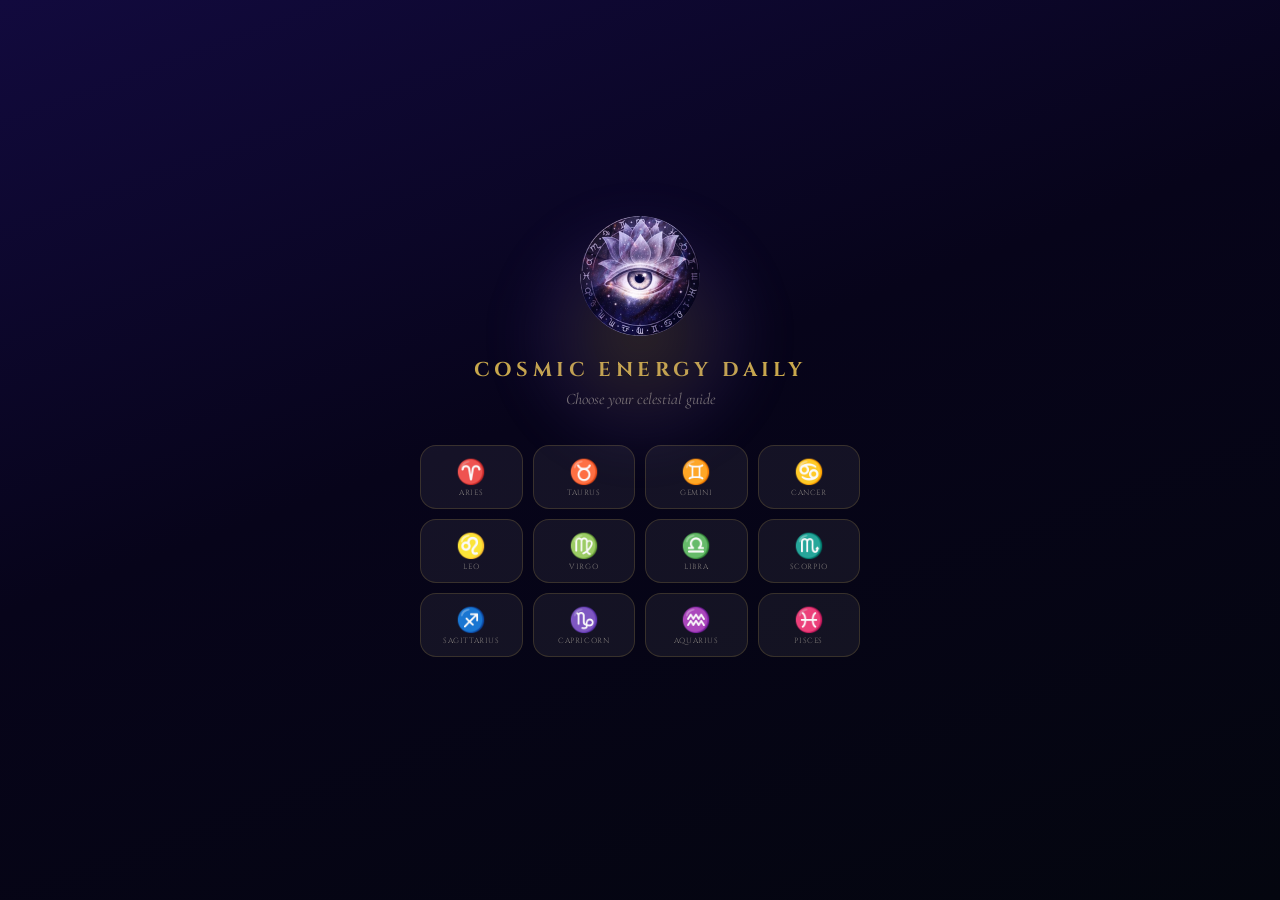
<file: index.html>
<!DOCTYPE html>
<html lang="en">
<head>
  <meta charset="UTF-8">
  <meta name="viewport" content="width=device-width, initial-scale=1.0, viewport-fit=cover">
  <title>Cosmic Energy Daily — Your Daily Horoscope</title>
  <meta name="description" content="Daily horoscope readings for all 12 zodiac signs. Mystical, cinematic, and grounded in celestial truth.">
  <meta name="theme-color" content="#04060F">
  <meta name="apple-mobile-web-app-capable" content="yes">
  <meta name="apple-mobile-web-app-status-bar-style" content="black-translucent">
  <meta name="apple-mobile-web-app-title" content="Cosmic Energy">
  <link href="https://fonts.googleapis.com/css2?family=Cinzel:wght@400;600;700&family=Cormorant+Garamond:ital,wght@0,300;0,400;1,300&display=swap" rel="stylesheet">
  <link rel="icon" type="image/x-icon" href="assets/favicon.ico">
  <link rel="icon" type="image/png" sizes="32x32" href="assets/favicon-32x32.png">
  <link rel="apple-touch-icon" sizes="180x180" href="assets/apple-touch-icon.png">
  <link rel="manifest" href="assets/site.webmanifest">
  <link rel="stylesheet" href="assets/css/main.css">
  <link rel="stylesheet" href="assets/css/app.css">
  <script>if('serviceWorker' in navigator) navigator.serviceWorker.register('/sw.js').catch(()=>{});</script>
</head>
<body>
<canvas id="stars"></canvas>

<!-- ══ ONBOARDING (shown if no sign set) ══ -->
<div id="onboarding-screen" class="onboarding-screen" style="display:none">
  <div class="ob-inner">
    <div class="ob-glow"></div>
    <img src="assets/apple-touch-icon.png" class="ob-logo" alt="Cosmic Energy Daily">
    <div class="ob-title">Cosmic Energy Daily</div>
    <div class="ob-sub">Choose your celestial guide</div>
    <div class="sign-grid" id="sign-grid-onboarding"></div>
  </div>
</div>

<!-- ══ MAIN APP ══ -->
<div id="app-shell" style="display:none">

  <!-- MOBILE BOTTOM NAV -->
  <nav class="bottom-nav" id="bottom-nav">
    <span class="nav-handle" id="nav-handle" onclick="toggleNav()">✦</span>
    <button class="nav-btn active" data-screen="home"     onclick="showScreen('home')">    <span class="nav-icon">☽</span><span class="nav-label">Today</span>    <span class="nav-dot"></span></button>
    <button class="nav-btn"        data-screen="discover" onclick="showScreen('discover')"><span class="nav-icon">✦</span><span class="nav-label">Discover</span> <span class="nav-dot"></span></button>
    <button class="nav-btn"        data-screen="moon"     onclick="showScreen('moon')">    <span class="nav-icon" id="tab-moon-icon">🌗</span><span class="nav-label">Moon</span><span class="nav-dot"></span></button>
    <button class="nav-btn"        data-screen="saved"    onclick="showScreen('saved')">   <span class="nav-icon">♡</span><span class="nav-label">Saved</span>    <span class="nav-dot"></span></button>
    <button class="nav-btn"        data-screen="profile"  onclick="showScreen('profile')"> <span class="nav-icon">◯</span><span class="nav-label">You</span>      <span class="nav-dot"></span></button>
  </nav>

  <!-- DESKTOP SIDEBAR -->
  <aside class="sidebar">
    <div class="sidebar-logo">
      <svg class="logo-eye" viewBox="0 0 52 52" xmlns="http://www.w3.org/2000/svg">
        <defs><radialGradient id="sg" cx="50%" cy="50%" r="50%"><stop offset="0%" stop-color="#6B7FD4" stop-opacity="0.9"/><stop offset="100%" stop-color="#C9A84C" stop-opacity="0.6"/></radialGradient></defs>
        <g fill="none" stroke="url(#sg)" stroke-width="0.8" opacity="0.9">
          <circle cx="26" cy="26" r="8"/><circle cx="26" cy="18" r="8"/><circle cx="26" cy="34" r="8"/>
          <circle cx="33" cy="22" r="8"/><circle cx="33" cy="30" r="8"/><circle cx="19" cy="22" r="8"/>
          <circle cx="19" cy="30" r="8"/><circle cx="26" cy="26" r="16" stroke-opacity="0.3"/>
        </g>
      </svg>
      <div><div class="sidebar-title">Cosmic Energy</div><div class="sidebar-sub">Daily</div></div>
    </div>
    <nav class="sidebar-nav">
      <button class="snav-btn active" data-screen="home"     onclick="showScreen('home')">    <span>☽</span> Today's Reading</button>
      <button class="snav-btn"        data-screen="discover" onclick="showScreen('discover')"><span>✦</span> Discover</button>
      <button class="snav-btn"        data-screen="moon"     onclick="showScreen('moon')">    <span>🌗</span> Moon Calendar</button>
      <button class="snav-btn"        data-screen="saved"    onclick="showScreen('saved')">   <span>♡</span> Saved Readings</button>
      <button class="snav-btn"        data-screen="profile"  onclick="showScreen('profile')"> <span>◯</span> Profile</button>
    </nav>
    <div class="sidebar-footer"><div class="moon-badge" id="sidebar-moon">🌗 Loading…</div></div>
  </aside>

  <!-- MAIN CONTENT -->
  <main class="app-main">

    <!-- ══ HOME ══ -->
    <section class="screen active" id="screen-home">
      <header class="app-header">
        <div>
          <div class="date-pill" id="date-pill">—</div>
          <h1 class="header-title">Today's Reading</h1>
        </div>
        <div class="moon-chip" id="moon-chip">🌗</div>
      </header>

      <!-- Empty state -->
      <div id="home-empty" class="home-empty">
        <div class="empty-glow"></div>
        <img src="assets/apple-touch-icon.png" class="hero-logo" alt="Cosmic Energy Daily">
        <h2 class="empty-heading">Select Your Sign</h2>
        <p class="empty-sub">Choose your zodiac sign to reveal today's cosmic reading</p>
        <div class="sign-grid" id="sign-grid-home"></div>
      </div>

      <!-- Reading state -->
      <div id="home-reading" style="display:none">

        <!-- Hero glyph -->
        <div class="sign-hero">
          <div class="sign-hero-glow"></div>
          <div class="hero-symbol" id="r-hero-symbol">♈</div>
          <div class="hero-name"  id="r-name">Aries</div>
          <div class="hero-dates" id="r-dates">Mar 21–Apr 19</div>
          <div class="hero-badges" id="r-badges"></div>
        </div>

        <!-- Reading card -->
        <div class="reading-card glass">
          <div class="card-label">Today's Reading</div>
          <p class="reading-text" id="r-desc"></p>

          <!-- Energy bars -->
          <div class="energy-bars">
            <div class="energy-row"><span class="energy-label">Love</span>   <div class="bar-track"><div class="bar-fill" id="bar-love"></div></div>   <span class="bar-pct" id="bar-pct-love"></span></div>
            <div class="energy-row"><span class="energy-label">Career</span> <div class="bar-track"><div class="bar-fill" id="bar-career"></div></div> <span class="bar-pct" id="bar-pct-career"></span></div>
            <div class="energy-row"><span class="energy-label">Health</span> <div class="bar-track"><div class="bar-fill" id="bar-health"></div></div> <span class="bar-pct" id="bar-pct-health"></span></div>
            <div class="energy-row"><span class="energy-label">Spirit</span> <div class="bar-track"><div class="bar-fill" id="bar-spirit"></div></div> <span class="bar-pct" id="bar-pct-spirit"></span></div>
          </div>

          <button class="gold-btn" onclick="openVideo()">▶&nbsp; Watch Today's Reading</button>
        </div>

        <!-- Video embed -->
        <div class="video-wrap glass" id="video-wrap" style="display:none">
          <div class="video-frame" id="video-frame"></div>
        </div>

        <!-- Ruler / Element / Nature stat row -->
        <div class="stat-row glass">
          <div class="stat-cell"><div class="stat-label">Ruler</div>  <div class="stat-value" id="stat-ruler"></div></div>
          <div class="stat-divider"></div>
          <div class="stat-cell"><div class="stat-label">Element</div><div class="stat-value" id="stat-element"></div></div>
          <div class="stat-divider"></div>
          <div class="stat-cell"><div class="stat-label">Nature</div> <div class="stat-value" id="stat-nature"></div></div>
        </div>

        <!-- Bookmark + Change sign -->
        <div class="reading-actions">
          <button class="heart-btn-large" id="bookmark-btn" onclick="toggleBookmark()">♡</button>
          <button class="change-sign-btn" onclick="changeSign()">↩ Change Sign</button>
        </div>

      </div><!-- /home-reading -->
    </section>

    <!-- ══ DISCOVER ══ -->
    <section class="screen" id="screen-discover">
      <header class="app-header">
        <h1 class="header-title">Discover</h1>
      </header>
      <div class="filter-row">
        <button class="filter-pill active" onclick="filterDiscover('All',this)"   style="border-color:#C9A84C;color:#C9A84C;background:rgba(201,168,76,0.1)">All</button>
        <button class="filter-pill" onclick="filterDiscover('Fire',this)">🔥 Fire</button>
        <button class="filter-pill" onclick="filterDiscover('Earth',this)">🌿 Earth</button>
        <button class="filter-pill" onclick="filterDiscover('Air',this)">💨 Air</button>
        <button class="filter-pill" onclick="filterDiscover('Water',this)">💧 Water</button>
      </div>
      <div id="discover-list" class="discover-list"></div>
    </section>

    <!-- ══ MOON ══ -->
    <section class="screen" id="screen-moon">
      <header class="app-header">
        <h1 class="header-title">Moon</h1>
        <div class="moon-chip" id="moon-phase-display">🌗</div>
      </header>

      <!-- Moon hero -->
      <div class="moon-hero glass">
        <div class="moon-orb" id="moon-orb">🌗</div>
        <div>
          <div class="moon-name" id="moon-name">Loading…</div>
          <div class="moon-desc" id="moon-desc"></div>
        </div>
      </div>

      <!-- Month nav -->
      <div class="month-nav">
        <button class="month-arrow" onclick="prevMonth()">‹</button>
        <span class="month-label" id="moon-month-label">April 2026</span>
        <button class="month-arrow" onclick="nextMonth()">›</button>
      </div>

      <!-- Calendar + legend injected here -->
      <div id="moon-calendar"></div>
    </section>

    <!-- ══ SAVED ══ -->
    <section class="screen" id="screen-saved">
      <header class="app-header">
        <h1 class="header-title">Saved</h1>
      </header>
      <div id="saved-list"></div>
    </section>

    <!-- ══ PROFILE ══ -->
    <section class="screen" id="screen-profile">
      <header class="app-header">
        <h1 class="header-title">Profile</h1>
      </header>

      <!-- Profile card -->
      <div class="profile-card glass">
        <div class="profile-avatar" id="profile-avatar">✦</div>
        <div class="profile-sign-name"  id="profile-sign-name">Set your sign</div>
        <div class="profile-sign-dates" id="profile-sign-dates"></div>
      </div>

      <!-- Settings -->
      <div class="settings-card glass">
        <div class="settings-row">
          <span>My Sign</span>
          <select id="profile-sign-select" onchange="setProfileSign(this.value)"><option value="">Choose sign</option></select>
        </div>
        <div class="settings-row">
          <span>Push Notifications</span>
          <span class="settings-detail">Daily 9:00 AM ›</span>
        </div>
        <div class="settings-row">
          <span>Dark Mode</span>
          <label class="toggle"><input type="checkbox" checked id="dark-toggle"><span class="slider"></span></label>
        </div>
      </div>

      <div class="settings-card glass">
        <div class="settings-row"><span>Newsletter</span>        <span class="settings-detail">Weekly ›</span></div>
        <div class="settings-row"><span>Cosmic Circle</span>     <span class="settings-detail">Free ›</span></div>
        <div class="settings-row last"><span>Privacy Policy</span><span class="settings-detail">›</span></div>
      </div>

      <!-- Newsletter -->
      <div class="nl-card glass">
        <div class="nl-eyebrow">✦ &nbsp;Cosmic Circle&nbsp; ✦</div>
        <h3 class="nl-title">Join the Cosmic Circle</h3>
        <p class="nl-sub">Weekly readings, lunar alerts & cosmic insights — delivered to you.</p>

        <div id="nl-form-wrap">
          <div class="nl-form">
            <input type="email" id="nl-email" placeholder="your@email.com" class="nl-input">
            <select id="nl-sign" class="nl-input">
              <option value="">Your sign</option>
              <option>Aries</option><option>Taurus</option><option>Gemini</option>
              <option>Cancer</option><option>Leo</option><option>Virgo</option>
              <option>Libra</option><option>Scorpio</option><option>Sagittarius</option>
              <option>Capricorn</option><option>Aquarius</option><option>Pisces</option>
            </select>
            <label class="nl-agree"><input type="checkbox" id="nl-agree"> I agree to the <a href="/privacy.html" target="_blank">privacy policy</a></label>
            <button class="gold-btn" onclick="submitNewsletter()">Subscribe to the Cosmic Circle</button>
            <p id="nl-msg" class="nl-msg"></p>
          </div>
        </div>

        <div id="nl-success" class="nl-success" style="display:none">
          <div style="font-size:2rem;margin-bottom:12px">✦</div>
          <div class="nl-success-title">Welcome to the Circle</div>
          <p class="nl-success-sub">The stars will guide your inbox.</p>
        </div>
      </div>

      <footer class="app-footer">© 2026 Cosmic Energy Daily · Guided by the stars, grounded in truth</footer>
    </section>

  </main>
</div><!-- /app-shell -->

<script src="assets/js/data.js"></script>
<script src="assets/js/stars.js"></script>
<script src="assets/js/app-ui.js"></script>
<script>
  // Show onboarding or app based on stored sign
  document.addEventListener('DOMContentLoaded', () => {
    const stored = localStorage.getItem('ced_sign');
    if (stored === null) {
      document.getElementById('onboarding-screen').style.display = 'flex';
    } else {
      document.getElementById('app-shell').style.display = 'block';
    }
  });
  // Called from app-ui selectSign after onboarding
  const _origSelect = window.selectSign;
  // Override selectSign to handle onboarding → app transition
  document.addEventListener('DOMContentLoaded', () => {
    const origSelect = selectSign;
    window.selectSign = function(idx) {
      document.getElementById('onboarding-screen').style.display = 'none';
      document.getElementById('app-shell').style.display = 'block';
      origSelect(idx);
    };
  });
</script>
</body>
</html>
</file>
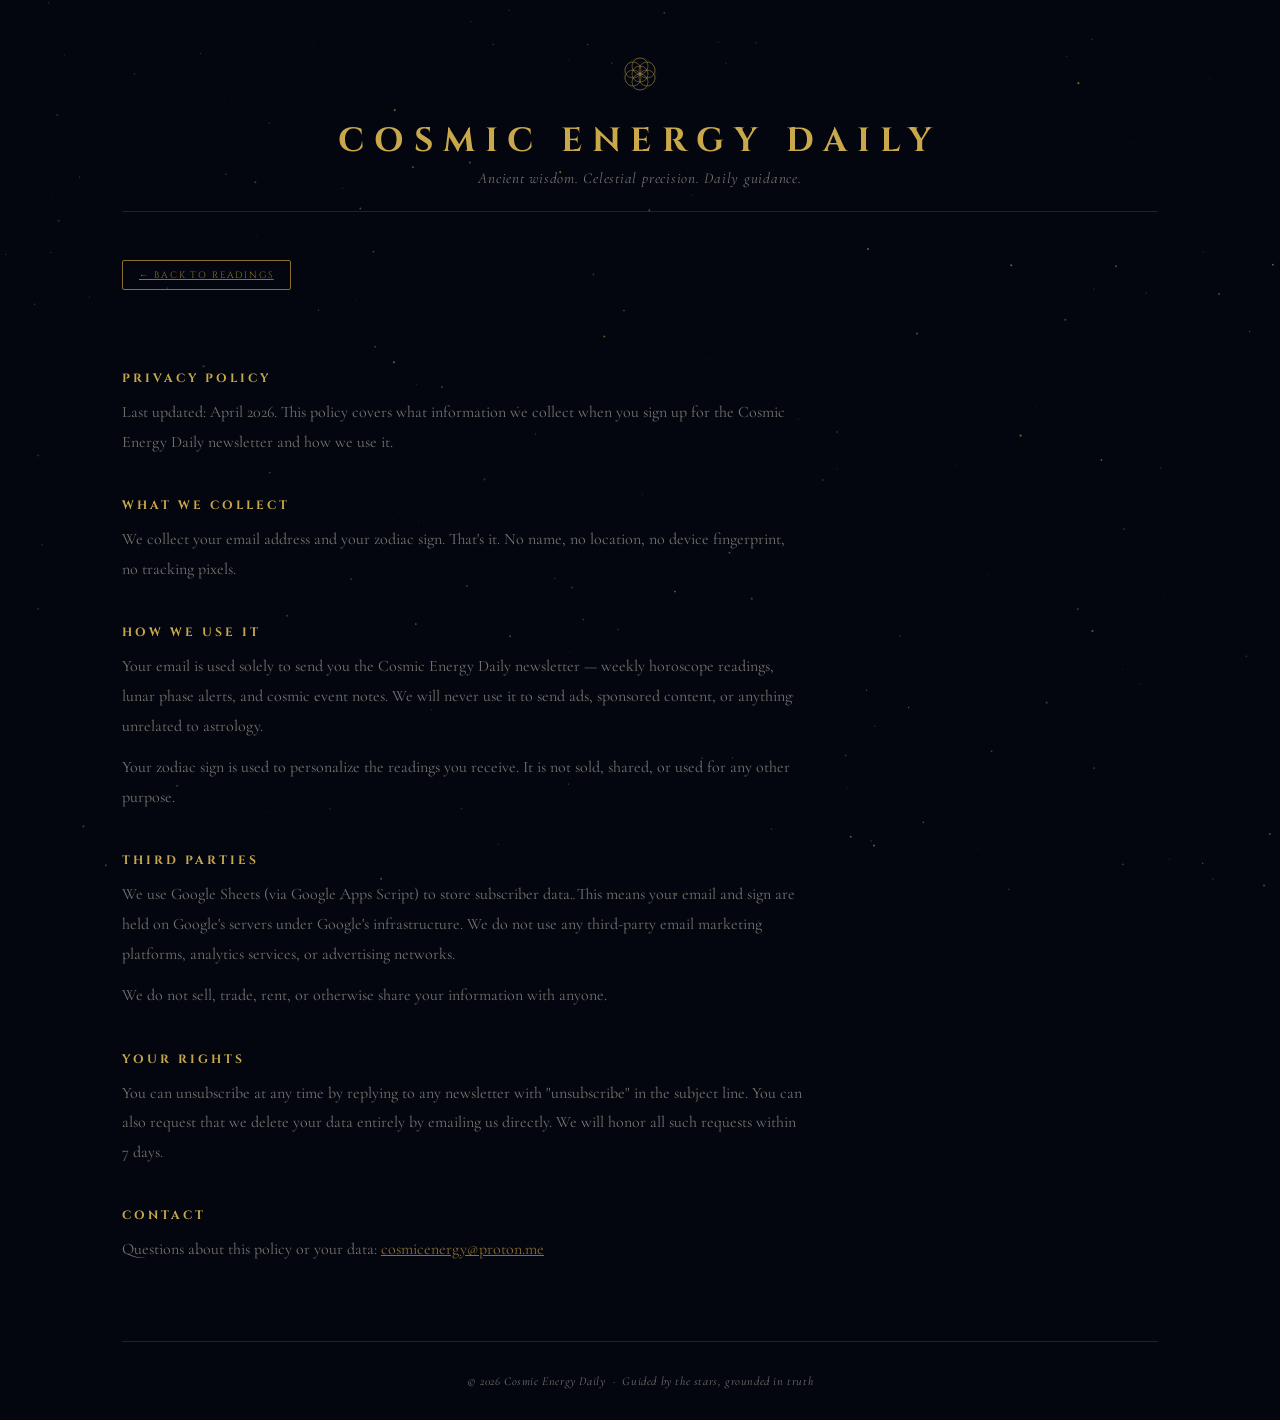
<file: privacy.html>
<!DOCTYPE html>
<html lang="en">
<head>
<meta charset="UTF-8">
<meta name="viewport" content="width=device-width, initial-scale=1.0">
<title>Privacy Policy — Cosmic Energy Daily</title>
<meta name="description" content="Privacy policy for Cosmic Energy Daily newsletter and website.">
<link href="https://fonts.googleapis.com/css2?family=Cinzel:wght@400;600;700&family=Cormorant+Garamond:ital,wght@0,300;0,400;1,300&display=swap" rel="stylesheet">
<link rel="icon" type="image/x-icon" href="assets/favicon.ico">
<link rel="icon" type="image/png" sizes="32x32" href="assets/favicon-32x32.png">
<link rel="icon" type="image/png" sizes="16x16" href="assets/favicon-16x16.png">
<link rel="apple-touch-icon" sizes="180x180" href="assets/apple-touch-icon.png">
<link rel="icon" type="image/png" sizes="192x192" href="assets/favicon-192x192.png">
<link rel="manifest" href="assets/site.webmanifest">
<link rel="stylesheet" href="assets/css/main.css">
<link rel="stylesheet" href="assets/css/layout.css">
<style>
.privacy-body{padding:3rem 0 4rem;max-width:680px}
.privacy-body h2{font-family:'Cinzel',serif;font-size:.75rem;letter-spacing:.25em;text-transform:uppercase;color:var(--gold);margin:2.5rem 0 .75rem}
.privacy-body h2:first-child{margin-top:0}
.privacy-body p{font-size:1rem;line-height:1.85;color:var(--text-dim);margin-bottom:.75rem}
.privacy-body a{color:var(--gold-dim);text-decoration:underline}
.privacy-body a:hover{color:var(--gold)}
.back-link{display:inline-flex;align-items:center;gap:.4rem;font-family:'Cinzel',serif;font-size:.58rem;letter-spacing:.2em;text-transform:uppercase;color:var(--gold);text-decoration:none;border:1px solid var(--gold-dim);padding:.5rem 1rem;border-radius:2px;margin-bottom:2.5rem;transition:all .2s}
.back-link:hover{background:var(--gold-glow);border-color:var(--gold)}
</style>
</head>
<body>

<canvas id="stars"></canvas>

<div class="wrap">
  <header>
    <svg class="logo-sol" viewBox="0 0 52 52" xmlns="http://www.w3.org/2000/svg">
      <defs>
        <radialGradient id="sg" cx="50%" cy="50%" r="50%">
          <stop offset="0%" stop-color="#6B7FD4" stop-opacity="0.9"/>
          <stop offset="100%" stop-color="#C9A84C" stop-opacity="0.6"/>
        </radialGradient>
      </defs>
      <g fill="none" stroke="url(#sg)" stroke-width="0.8" opacity="0.9">
        <circle cx="26" cy="26" r="8"/>
        <circle cx="26" cy="18" r="8"/>
        <circle cx="26" cy="34" r="8"/>
        <circle cx="33" cy="22" r="8"/>
        <circle cx="33" cy="30" r="8"/>
        <circle cx="19" cy="22" r="8"/>
        <circle cx="19" cy="30" r="8"/>
        <circle cx="26" cy="26" r="16" stroke-opacity="0.3"/>
      </g>
    </svg>
    <h1>Cosmic Energy Daily</h1>
    <p class="tagline">Ancient wisdom. Celestial precision. Daily guidance.</p>
  </header>

  <div class="privacy-body">
    <a class="back-link" href="/">&#x2190; Back to readings</a>

    <h2>Privacy Policy</h2>
    <p>Last updated: April 2026. This policy covers what information we collect when you sign up for the Cosmic Energy Daily newsletter and how we use it.</p>

    <h2>What we collect</h2>
    <p>We collect your email address and your zodiac sign. That's it. No name, no location, no device fingerprint, no tracking pixels.</p>

    <h2>How we use it</h2>
    <p>Your email is used solely to send you the Cosmic Energy Daily newsletter — weekly horoscope readings, lunar phase alerts, and cosmic event notes. We will never use it to send ads, sponsored content, or anything unrelated to astrology.</p>
    <p>Your zodiac sign is used to personalize the readings you receive. It is not sold, shared, or used for any other purpose.</p>

    <h2>Third parties</h2>
    <p>We use Google Sheets (via Google Apps Script) to store subscriber data. This means your email and sign are held on Google's servers under Google's infrastructure. We do not use any third-party email marketing platforms, analytics services, or advertising networks.</p>
    <p>We do not sell, trade, rent, or otherwise share your information with anyone.</p>

    <h2>Your rights</h2>
    <p>You can unsubscribe at any time by replying to any newsletter with "unsubscribe" in the subject line. You can also request that we delete your data entirely by emailing us directly. We will honor all such requests within 7 days.</p>

    <h2>Contact</h2>
    <p>Questions about this policy or your data: <a href="mailto:cosmicenergy@proton.me">cosmicenergy@proton.me</a></p>
  </div>

  <footer>© 2026 Cosmic Energy Daily &nbsp;·&nbsp; Guided by the stars, grounded in truth</footer>
</div>

<script src="assets/js/stars.js"></script>
</body>
</html>
</file>
<file: assets/css/main.css>
*{margin:0;padding:0;box-sizing:border-box}
:root{
  --gold:#C9A84C;--gold-dim:#8A6F2E;--gold-glow:rgba(201,168,76,0.12);
  --deep:#04060F;--deep2:#080C1A;--surface:rgba(255,255,255,0.03);
  --border:rgba(201,168,76,0.18);--text:#E8E0CC;--text-dim:rgba(232,224,204,0.5);
}
body{background:var(--deep);color:var(--text);font-family:'Cormorant Garamond',Georgia,serif;min-height:100vh;overflow-x:hidden}
canvas#stars{position:fixed;top:0;left:0;width:100%;height:100%;pointer-events:none;z-index:0}
</file>
<file: assets/css/app.css>
/* ═══════════════════════════════════════════════════
   COSMIC ENERGY DAILY — app.css v2 (full app parity)
   Save to: assets/css/app.css
   ═══════════════════════════════════════════════════ */
:root {
  --bg:      #04060F;
  --bg-grad: linear-gradient(160deg,#120A3E 0%,#07041A 45%,#04060F 100%);
  --surface: rgba(255,255,255,0.06);
  --border:  rgba(201,168,76,0.2);
  --gold:    #C9A84C;
  --gDim:    rgba(201,168,76,0.35);
  --gGlow:   rgba(201,168,76,0.15);
  --text:    #E8E0CC;
  --dim:     rgba(232,224,204,0.5);
  --nav-h:   82px;
  --side-w:  240px;
  --r:       20px;
  --r-sm:    12px;
}
*,*::before,*::after{box-sizing:border-box;margin:0;padding:0}
html{scroll-behavior:smooth}
body{
  background:var(--bg-grad);
  color:var(--text);
  font-family:'Cormorant Garamond',Georgia,serif;
  min-height:100vh;
  overflow-x:hidden;
  -webkit-font-smoothing:antialiased;
}
#stars{position:fixed;inset:0;pointer-events:none;z-index:0}
.glass{
  background:var(--surface);
  border:1px solid var(--border);
  backdrop-filter:blur(24px);
  -webkit-backdrop-filter:blur(24px);
  border-radius:var(--r);
}
button{cursor:pointer}

/* ══════════════════════════════════════════════════════
   ONBOARDING
══════════════════════════════════════════════════════ */
.onboarding-screen{
  position:fixed;inset:0;z-index:200;
  display:flex;align-items:center;justify-content:center;
  background:var(--bg-grad);
  overflow-y:auto;
}
.ob-inner{
  display:flex;flex-direction:column;align-items:center;
  padding:72px 20px 100px;width:100%;max-width:480px;
  position:relative;
}
.ob-glow{
  position:absolute;top:10%;left:50%;transform:translateX(-50%);
  width:260px;height:260px;border-radius:50%;
  background:radial-gradient(circle,rgba(201,168,76,0.2) 0%,rgba(107,79,191,0.1) 50%,transparent 70%);
  filter:blur(20px);pointer-events:none;
}
.ob-logo{width:120px;height:120px;border-radius:50%;margin-bottom:20px;position:relative}
@keyframes spin{to{transform:rotate(360deg)}}
.ob-title{
  font-family:'Cinzel',serif;font-size:20px;font-weight:700;
  letter-spacing:.22em;color:var(--gold);text-transform:uppercase;
  text-align:center;margin-bottom:6px;
}
.ob-sub{font-family:'Cormorant Garamond',serif;font-size:16px;color:var(--dim);font-style:italic;margin-bottom:36px;text-align:center}

/* ══════════════════════════════════════════════════════
   LAYOUT
══════════════════════════════════════════════════════ */
.sidebar{display:none}
.app-main{position:relative;z-index:1;min-height:100vh;padding-bottom:calc(var(--nav-h)+80px)}
.screen{display:none;padding:0 16px 32px;animation:fadeUp .3s ease}
.screen.active{display:block}
@keyframes fadeUp{from{opacity:0;transform:translateY(12px)}to{opacity:1;transform:translateY(0)}}

@media(min-width:768px){
  .bottom-nav{display:none}
  .sidebar{
    display:flex;flex-direction:column;
    position:fixed;left:0;top:0;bottom:0;width:var(--side-w);
    background:rgba(4,6,15,.88);border-right:1px solid var(--border);
    backdrop-filter:blur(24px);z-index:100;padding:32px 20px;gap:32px;
  }
  .app-main{margin-left:var(--side-w);padding-bottom:40px}
  .screen{padding:0 40px 40px;max-width:820px}
}

/* ══════════════════════════════════════════════════════
   BOTTOM NAV — glyph icons + active dot (matches app)
══════════════════════════════════════════════════════ */
.bottom-nav{
  position:fixed;bottom:0;left:0;right:0;height:var(--nav-h);
  background:rgba(4,6,15,.88);border-top:0.5px solid var(--border);
  backdrop-filter:blur(24px);
  display:flex;align-items:flex-start;justify-content:space-around;
  z-index:200;padding:10px 0 0;
  padding-bottom:env(safe-area-inset-bottom);
}
.nav-btn{
  display:flex;flex-direction:column;align-items:center;gap:3px;
  background:none;border:none;color:var(--dim);
  font-family:'Cinzel',serif;padding:4px 10px;border-radius:8px;
  transition:color .2s;position:relative;
}
.nav-icon{font-size:19px;line-height:1}
.nav-label{font-size:8.5px;letter-spacing:.08em;text-transform:uppercase}
.nav-dot{width:4px;height:4px;border-radius:2px;background:var(--gold);margin-top:1px;opacity:0;transition:opacity .2s}
.nav-btn.active{color:var(--gold)}
.nav-btn.active .nav-dot{opacity:1}

/* ══════════════════════════════════════════════════════
   BOTTOM NAV — COLLAPSIBLE HANDLE
══════════════════════════════════════════════════════ */
.nav-handle{
  position:absolute;top:-20px;left:50%;transform:translateX(-50%);
  width:40px;height:20px;display:flex;align-items:center;justify-content:center;
  cursor:pointer;user-select:none;
  color:var(--gold);font-family:'Cinzel',serif;font-size:14px;
  background:rgba(4,6,15,.88);border:0.5px solid var(--border);
  border-radius:8px 8px 0 0;border-bottom:none;
  line-height:1;
}
.bottom-nav{transition:height .3s ease}
.bottom-nav.collapsed{height:28px;overflow:hidden;padding:0;align-items:center;justify-content:center}
.bottom-nav.collapsed .nav-btn{display:none}
.bottom-nav.collapsed .nav-handle{top:-1px;position:static;transform:none;border-radius:0;border:none;background:transparent;width:auto;height:auto}

/* ══════════════════════════════════════════════════════
   SIDEBAR (desktop)
══════════════════════════════════════════════════════ */
.sidebar-logo{display:flex;align-items:center;gap:12px}
.logo-eye{width:40px;height:40px;flex-shrink:0}
.sidebar-title{font-family:'Cinzel',serif;font-size:.85rem;letter-spacing:.1em;color:var(--gold)}
.sidebar-sub{font-size:.7rem;color:var(--dim);letter-spacing:.15em;text-transform:uppercase}
.sidebar-nav{display:flex;flex-direction:column;gap:4px;flex:1}
.snav-btn{
  display:flex;align-items:center;gap:10px;background:none;border:none;
  color:var(--dim);font-family:'Cinzel',serif;font-size:.72rem;letter-spacing:.06em;
  cursor:pointer;padding:10px 14px;border-radius:var(--r-sm);transition:all .2s;
  text-align:left;width:100%;
}
.snav-btn.active{color:var(--gold);background:var(--gGlow)}
.snav-btn:hover{color:var(--text);background:rgba(255,255,255,.04)}
.sidebar-footer{margin-top:auto}
.moon-badge{font-family:'Cinzel',serif;font-size:.7rem;color:var(--dim);letter-spacing:.08em}

/* ══════════════════════════════════════════════════════
   APP HEADER
══════════════════════════════════════════════════════ */
.app-header{
  display:flex;align-items:flex-start;justify-content:space-between;
  padding:20px 0 16px;gap:12px;
}
.header-title{font-family:'Cinzel',serif;font-size:1.5rem;font-weight:600;letter-spacing:.05em}
.date-pill{font-family:'Cinzel',serif;font-size:.65rem;letter-spacing:.12em;color:var(--gold);text-transform:uppercase;margin-bottom:4px}
.moon-chip{font-size:1.4rem;flex-shrink:0;margin-top:4px}
.filter-row{display:flex;gap:8px;flex-wrap:nowrap;overflow-x:auto;padding-bottom:12px;-webkit-overflow-scrolling:touch}

/* ══════════════════════════════════════════════════════
   SIGN GRID (Onboarding + Home)
══════════════════════════════════════════════════════ */
.sign-grid{display:grid;grid-template-columns:repeat(4,1fr);gap:10px;width:100%}
.sign-tile{
  display:flex;flex-direction:column;align-items:center;
  padding:14px 4px 10px;border-radius:16px;cursor:pointer;
  border:1px solid var(--border);background:var(--surface);
  transition:all .2s;
}
.sign-tile:hover,.sign-tile:active{background:rgba(201,168,76,.12);border-color:var(--gold);box-shadow:0 0 22px rgba(201,168,76,.18)}
.sign-tile .symbol{font-size:24px;margin-bottom:5px;line-height:1}
.sign-tile .label{font-family:'Cinzel',serif;font-size:7.5px;letter-spacing:.08em;text-transform:uppercase;color:var(--dim);text-align:center;line-height:1.2}

/* ══════════════════════════════════════════════════════
   HOME — EMPTY STATE
══════════════════════════════════════════════════════ */
.home-empty{
  display:flex;flex-direction:column;align-items:center;
  padding:20px 0 40px;position:relative;
}
.empty-glow{
  position:absolute;top:0;left:50%;transform:translateX(-50%);
  width:280px;height:280px;border-radius:50%;
  background:radial-gradient(circle,rgba(201,168,76,.08) 0%,transparent 70%);
  pointer-events:none;
}
.hero-logo{width:100px;height:100px;border-radius:50%;margin-bottom:20px;position:relative}
.empty-heading{font-family:'Cinzel',serif;font-size:1.3rem;letter-spacing:.08em;margin-bottom:8px}
.empty-sub{font-size:1rem;color:var(--dim);text-align:center;margin-bottom:28px;max-width:260px;line-height:1.6;font-style:italic}

/* ══════════════════════════════════════════════════════
   HOME — SIGN HERO (large glyph)
══════════════════════════════════════════════════════ */
.sign-hero{
  text-align:center;padding:0 20px 24px;position:relative;
}
.sign-hero-glow{
  position:absolute;top:0;left:50%;transform:translateX(-50%);
  width:200px;height:200px;border-radius:50%;
  background:radial-gradient(circle,rgba(201,168,76,.15) 0%,rgba(107,79,191,.08) 60%,transparent 80%);
  filter:blur(20px);pointer-events:none;
}
.hero-symbol{
  font-size:84px;line-height:1;color:var(--gold);position:relative;
  text-shadow:0 0 50px var(--gold),0 0 100px rgba(201,168,76,.25);
  margin-bottom:12px;font-family:'Cinzel',serif;
}
.hero-name{font-family:'Cinzel',serif;font-size:24px;font-weight:700;letter-spacing:.22em;text-transform:uppercase;margin-bottom:4px}
.hero-dates{font-family:'Cormorant Garamond',serif;font-size:13px;color:var(--dim);font-style:italic;margin-bottom:16px}
.hero-badges{display:flex;justify-content:center;gap:8px;flex-wrap:wrap}
.badge-pill{
  background:var(--surface);border:1px solid var(--border);border-radius:20px;
  padding:5px 14px;font-family:'Cinzel',serif;font-size:12px;color:var(--text);
}

/* ══════════════════════════════════════════════════════
   READING CARD
══════════════════════════════════════════════════════ */
.reading-card{padding:20px;margin-bottom:14px}
.card-label{font-family:'Cinzel',serif;font-size:10px;letter-spacing:.2em;text-transform:uppercase;color:var(--dim);margin-bottom:12px}
.reading-text{
  font-family:'Cormorant Garamond',serif;font-size:18px;line-height:1.72;
  color:var(--text);font-style:italic;
  border-left:2px solid var(--gDim);padding-left:16px;
  margin-bottom:20px;
}

/* Energy bars */
.energy-bars{display:flex;flex-direction:column;gap:10px;margin-bottom:20px}
.energy-row{display:flex;align-items:center;gap:10px}
.energy-label{font-family:'Cinzel',serif;font-size:9px;letter-spacing:.1em;text-transform:uppercase;color:var(--dim);width:46px;flex-shrink:0}
.bar-track{flex:1;height:3px;border-radius:2px;background:rgba(255,255,255,.08)}
.bar-fill{height:100%;border-radius:2px;width:0;transition:width 1s cubic-bezier(.4,0,.2,1)}
.bar-pct{font-size:11px;color:var(--dim);width:32px;text-align:right;flex-shrink:0}

/* Gold CTA button (solid gradient, dark text — matches app GoldBtn) */
.gold-btn{
  width:100%;padding:15px;border-radius:14px;border:none;cursor:pointer;
  background:linear-gradient(135deg,#D4A830 0%,#A07828 100%);
  color:#04060F;font-family:'Cinzel',serif;font-size:12px;font-weight:700;
  letter-spacing:.18em;text-transform:uppercase;transition:opacity .2s;
}
.gold-btn:hover{opacity:.9}

/* Video embed */
.video-wrap{margin-bottom:14px;overflow:hidden;padding:0}
.video-frame{position:relative;padding-bottom:56.25%;height:0}
.video-frame iframe{position:absolute;top:0;left:0;width:100%;height:100%;border:none;border-radius:var(--r)}

/* Stat row: Ruler / Element / Nature */
.stat-row{
  display:flex;justify-content:space-between;align-items:center;
  padding:16px 20px;margin-bottom:14px;
}
.stat-cell{text-align:center;flex:1}
.stat-label{font-family:'Cinzel',serif;font-size:9px;letter-spacing:.1em;text-transform:uppercase;color:var(--dim);margin-bottom:5px}
.stat-value{font-family:'Cormorant Garamond',serif;font-size:17px;color:var(--text)}
.stat-divider{width:1px;height:36px;background:var(--border)}

/* Reading actions row */
.reading-actions{display:flex;gap:10px;margin-bottom:14px}
.heart-btn-large{
  background:none;border:1px solid var(--border);border-radius:var(--r-sm);
  color:var(--dim);font-size:22px;padding:10px 18px;transition:all .2s;flex-shrink:0;
}
.heart-btn-large.saved{color:var(--gold);border-color:var(--gDim)}
.change-sign-btn{
  flex:1;padding:12px;background:none;border:1px solid rgba(255,255,255,.08);
  border-radius:var(--r-sm);color:var(--dim);font-family:'Cinzel',serif;
  font-size:.68rem;letter-spacing:.08em;transition:all .2s;text-align:center;
}
.change-sign-btn:hover{border-color:var(--border);color:var(--text)}

/* ══════════════════════════════════════════════════════
   FILTER PILLS
══════════════════════════════════════════════════════ */
.filter-pill{
  background:var(--surface);border:1px solid var(--border);border-radius:20px;
  color:var(--dim);font-family:'Cinzel',serif;font-size:9px;letter-spacing:.12em;
  text-transform:uppercase;padding:6px 16px;cursor:pointer;white-space:nowrap;
  flex-shrink:0;transition:all .2s;
}

/* ══════════════════════════════════════════════════════
   DISCOVER — vertical list (matches app FeedScreen)
══════════════════════════════════════════════════════ */
.discover-list{display:flex;flex-direction:column;gap:10px;padding-bottom:16px}
.feed-card{
  padding:14px;cursor:pointer;border-radius:var(--r);
  display:flex;align-items:center;gap:10px;
  transition:all .25s;
}
.feed-card:hover{background:rgba(255,255,255,.08)}
.feed-card-inner{display:flex;align-items:center;gap:12px;flex:1;padding-left:12px}
.feed-symbol{font-size:30px;color:var(--gold);width:40px;text-align:center;flex-shrink:0;line-height:1;text-shadow:0 0 16px rgba(201,168,76,.4)}
.feed-info{flex:1;min-width:0}
.feed-name-row{display:flex;align-items:center;gap:8px;margin-bottom:4px}
.feed-name{font-family:'Cinzel',serif;font-size:12px;font-weight:600;letter-spacing:.12em;color:var(--text);text-transform:uppercase}
.el-tag{font-size:10px;font-family:'Cinzel',serif;letter-spacing:.1em;text-transform:uppercase;padding:3px 10px;border-radius:20px;border:1px solid;flex-shrink:0}
.feed-excerpt{font-family:'Cormorant Garamond',serif;font-size:14px;color:var(--dim);font-style:italic;line-height:1.5;overflow:hidden;display:-webkit-box;-webkit-line-clamp:2;-webkit-box-orient:vertical}
.heart-btn{background:none;border:none;color:var(--dim);font-size:20px;padding:4px;flex-shrink:0;transition:color .2s}
.heart-btn.saved{color:var(--gold)}

/* ══════════════════════════════════════════════════════
   MOON CALENDAR
══════════════════════════════════════════════════════ */
.moon-hero{display:flex;align-items:center;gap:16px;padding:20px;margin-bottom:14px}
.moon-orb{font-size:44px;line-height:1;flex-shrink:0}
.moon-name{font-family:'Cinzel',serif;font-size:17px;font-weight:600;letter-spacing:.1em;color:var(--text);margin-bottom:4px}
.moon-desc{font-family:'Cormorant Garamond',serif;font-size:13px;color:var(--dim);font-style:italic}

.month-nav{display:flex;align-items:center;justify-content:space-between;padding:0 4px;margin-bottom:8px}
.month-arrow{background:none;border:none;color:var(--dim);font-size:22px;line-height:1;padding:4px 12px;transition:color .2s}
.month-arrow:hover{color:var(--text)}
.month-label{font-family:'Cinzel',serif;font-size:11px;letter-spacing:.18em;color:var(--gold);text-transform:uppercase;min-width:110px;text-align:center}

.cal-day-headers{display:grid;grid-template-columns:repeat(7,1fr);padding:0 0 4px}
.cal-hdr{text-align:center;font-family:'Cinzel',serif;font-size:9px;letter-spacing:.1em;color:var(--dim);padding:6px 0}
.cal-grid{display:grid;grid-template-columns:repeat(7,1fr);gap:3px;margin-bottom:16px}
.moon-day{display:flex;flex-direction:column;align-items:center;padding:5px 2px;border-radius:10px;border:1px solid transparent}
.moon-day.today{background:rgba(201,168,76,.12);border-color:var(--gold)}
.moon-day.today .md-num{color:var(--gold);font-weight:700}
.md-num{font-size:10px;color:var(--dim);display:block;margin-bottom:2px}
.md-phase{font-size:12px;display:block}

.phase-legend{display:grid;grid-template-columns:repeat(4,1fr);gap:8px;margin-top:4px;margin-bottom:16px}
.legend-card{padding:12px 8px;text-align:center;border-radius:var(--r-sm)}
.legend-card > div:first-child{font-size:20px;margin-bottom:4px}
.legend-lbl{font-family:'Cinzel',serif;font-size:8px;letter-spacing:.08em;text-transform:uppercase;color:var(--dim)}

/* ══════════════════════════════════════════════════════
   SAVED LIST
══════════════════════════════════════════════════════ */
.saved-card{
  display:flex;align-items:center;gap:12px;padding:14px;
  cursor:pointer;margin-bottom:10px;transition:all .2s;
}
.saved-card:hover{background:rgba(255,255,255,.08)}
.sc-symbol{font-size:30px;color:var(--gold);width:40px;text-align:center;flex-shrink:0;line-height:1}
.sc-body{flex:1;min-width:0}
.sc-name{font-family:'Cinzel',serif;font-size:12px;font-weight:600;letter-spacing:.12em;color:var(--text);text-transform:uppercase;margin-bottom:4px}
.sc-excerpt{font-family:'Cormorant Garamond',serif;font-size:14px;color:var(--dim);font-style:italic;line-height:1.5;overflow:hidden;display:-webkit-box;-webkit-line-clamp:2;-webkit-box-orient:vertical}
.sc-heart{font-size:18px;color:var(--gold);flex-shrink:0}

.empty-state{text-align:center;padding:60px 20px;color:var(--dim);font-style:italic;line-height:1.7}

/* ══════════════════════════════════════════════════════
   PROFILE
══════════════════════════════════════════════════════ */
.profile-card{display:flex;flex-direction:column;align-items:center;padding:20px;margin-bottom:14px;text-align:center}
.profile-avatar{font-size:36px;width:68px;height:68px;border-radius:50%;background:var(--gGlow);border:1px solid var(--gDim);display:flex;align-items:center;justify-content:center;margin-bottom:12px}
.profile-sign-name{font-family:'Cinzel',serif;font-size:16px;font-weight:600;letter-spacing:.18em;text-transform:uppercase;margin-bottom:4px}
.profile-sign-dates{font-family:'Cormorant Garamond',serif;font-size:14px;font-style:italic}

.settings-card{margin-bottom:14px;overflow:hidden}
.settings-row{
  display:flex;justify-content:space-between;align-items:center;
  padding:14px 16px;border-bottom:0.5px solid var(--border);
  font-size:16px;
}
.settings-row.last{border-bottom:none}
.settings-detail{color:var(--dim);font-size:14px}
.settings-row select{background:var(--surface);border:1px solid var(--border);border-radius:6px;color:var(--text);font-family:'Cinzel',serif;font-size:.68rem;padding:6px 10px;cursor:pointer}
.settings-row select option{background:var(--bg)}

/* Toggle */
.toggle{position:relative;display:inline-block;width:42px;height:24px}
.toggle input{opacity:0;width:0;height:0}
.slider{position:absolute;inset:0;background:rgba(255,255,255,.1);border-radius:24px;cursor:pointer;transition:.3s}
.slider::before{content:'';position:absolute;width:18px;height:18px;left:3px;top:3px;background:var(--dim);border-radius:50%;transition:.3s}
.toggle input:checked + .slider{background:var(--gGlow);border:1px solid var(--gDim)}
.toggle input:checked + .slider::before{transform:translateX(18px);background:var(--gold)}

/* ══════════════════════════════════════════════════════
   NEWSLETTER CARD
══════════════════════════════════════════════════════ */
.nl-card{padding:24px;margin-bottom:14px}
.nl-eyebrow{font-family:'Cinzel',serif;font-size:11px;letter-spacing:.2em;color:var(--dim);text-transform:uppercase;margin-bottom:16px;text-align:center}
.nl-title{font-family:'Cinzel',serif;font-size:22px;font-weight:700;letter-spacing:.2em;color:var(--gold);text-transform:uppercase;margin-bottom:10px;text-align:center}
.nl-sub{font-family:'Cormorant Garamond',serif;font-size:17px;color:var(--dim);font-style:italic;line-height:1.65;text-align:center;margin-bottom:20px}
.nl-form{display:flex;flex-direction:column;gap:12px}
.nl-input{width:100%;padding:14px 16px;border-radius:14px;background:var(--surface);border:1px solid var(--border);color:var(--text);font-family:'Cormorant Garamond',serif;font-size:16px;outline:none;appearance:none;transition:border-color .2s}
.nl-input:focus{border-color:var(--gDim)}
.nl-input option{background:var(--bg)}
.nl-agree{display:flex;align-items:center;gap:10px;cursor:pointer;font-family:'Cormorant Garamond',serif;font-size:14px;color:var(--dim);font-style:italic}
.nl-agree input{accent-color:var(--gold);width:16px;height:16px}
.nl-agree a{color:var(--gold);text-decoration:none}
.nl-msg{font-size:.85rem;color:var(--gold);text-align:center;min-height:1.2em;margin-top:4px}
.nl-success{display:none;flex-direction:column;align-items:center;text-align:center;padding:40px 0}
.nl-success-title{font-family:'Cinzel',serif;font-size:18px;color:var(--gold);letter-spacing:.18em;text-transform:uppercase;margin-bottom:10px}
.nl-success-sub{font-family:'Cormorant Garamond',serif;font-size:16px;color:var(--dim);font-style:italic}

/* ══════════════════════════════════════════════════════
   FOOTER
══════════════════════════════════════════════════════ */
.app-footer{text-align:center;padding:20px 0 10px;font-size:.75rem;color:var(--dim);letter-spacing:.05em}
</file>
<file: assets/css/layout.css>
.wrap{position:relative;z-index:1;max-width:1100px;margin:0 auto;padding:0 2rem}
header{text-align:center;padding:3rem 0 1.5rem;border-bottom:1px solid var(--border)}
.logo-sol{width:52px;height:52px;margin:0 auto 1.1rem;display:block}
h1{font-family:'Cinzel',serif;font-size:clamp(1.3rem,4vw,2.1rem);font-weight:700;letter-spacing:0.3em;color:var(--gold);text-transform:uppercase}
.tagline{font-size:.95rem;font-style:italic;color:var(--text-dim);margin-top:.4rem;letter-spacing:.05em}
.date-bar{text-align:center;padding:1rem 0;font-family:'Cinzel',serif;font-size:.65rem;letter-spacing:.25em;color:var(--text-dim);text-transform:uppercase;border-bottom:1px solid var(--border)}
footer{text-align:center;padding:2rem 0;border-top:1px solid var(--border);font-size:.75rem;color:var(--text-dim);font-style:italic;letter-spacing:.05em}
</file>
